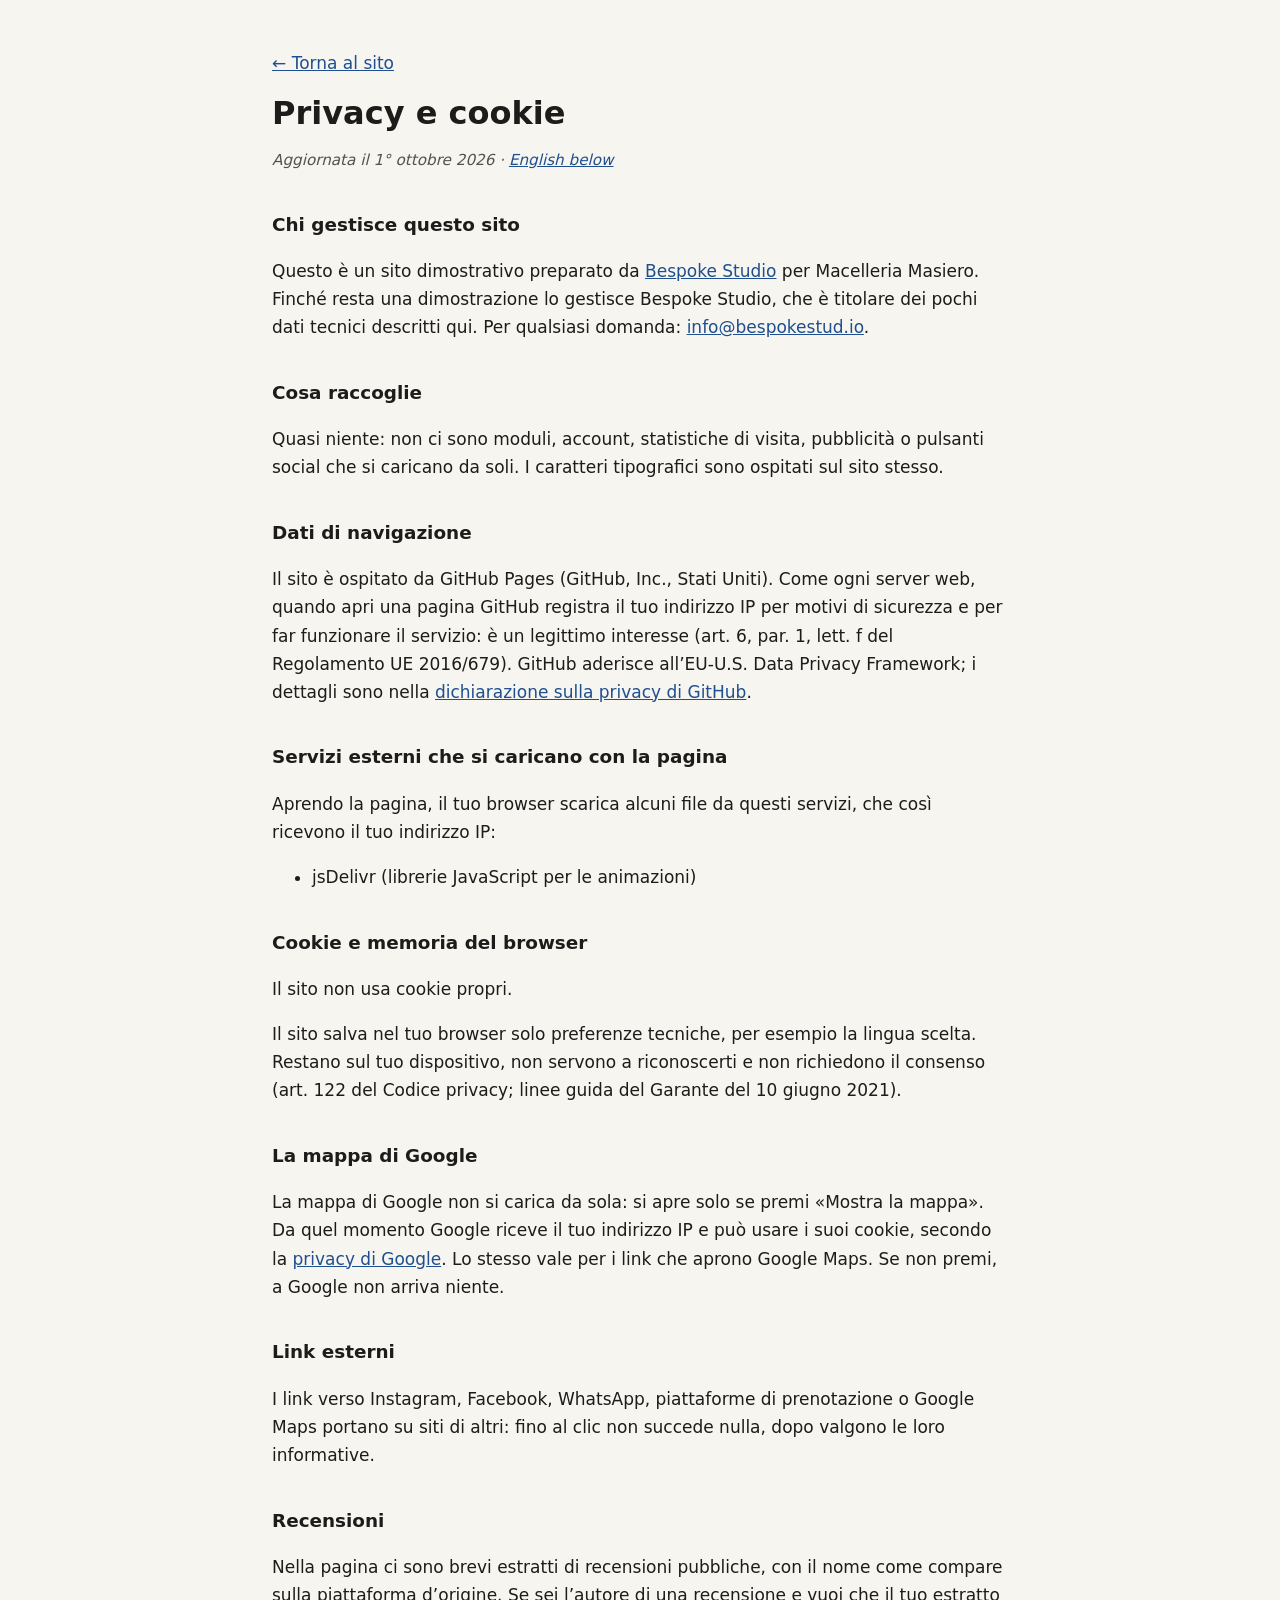
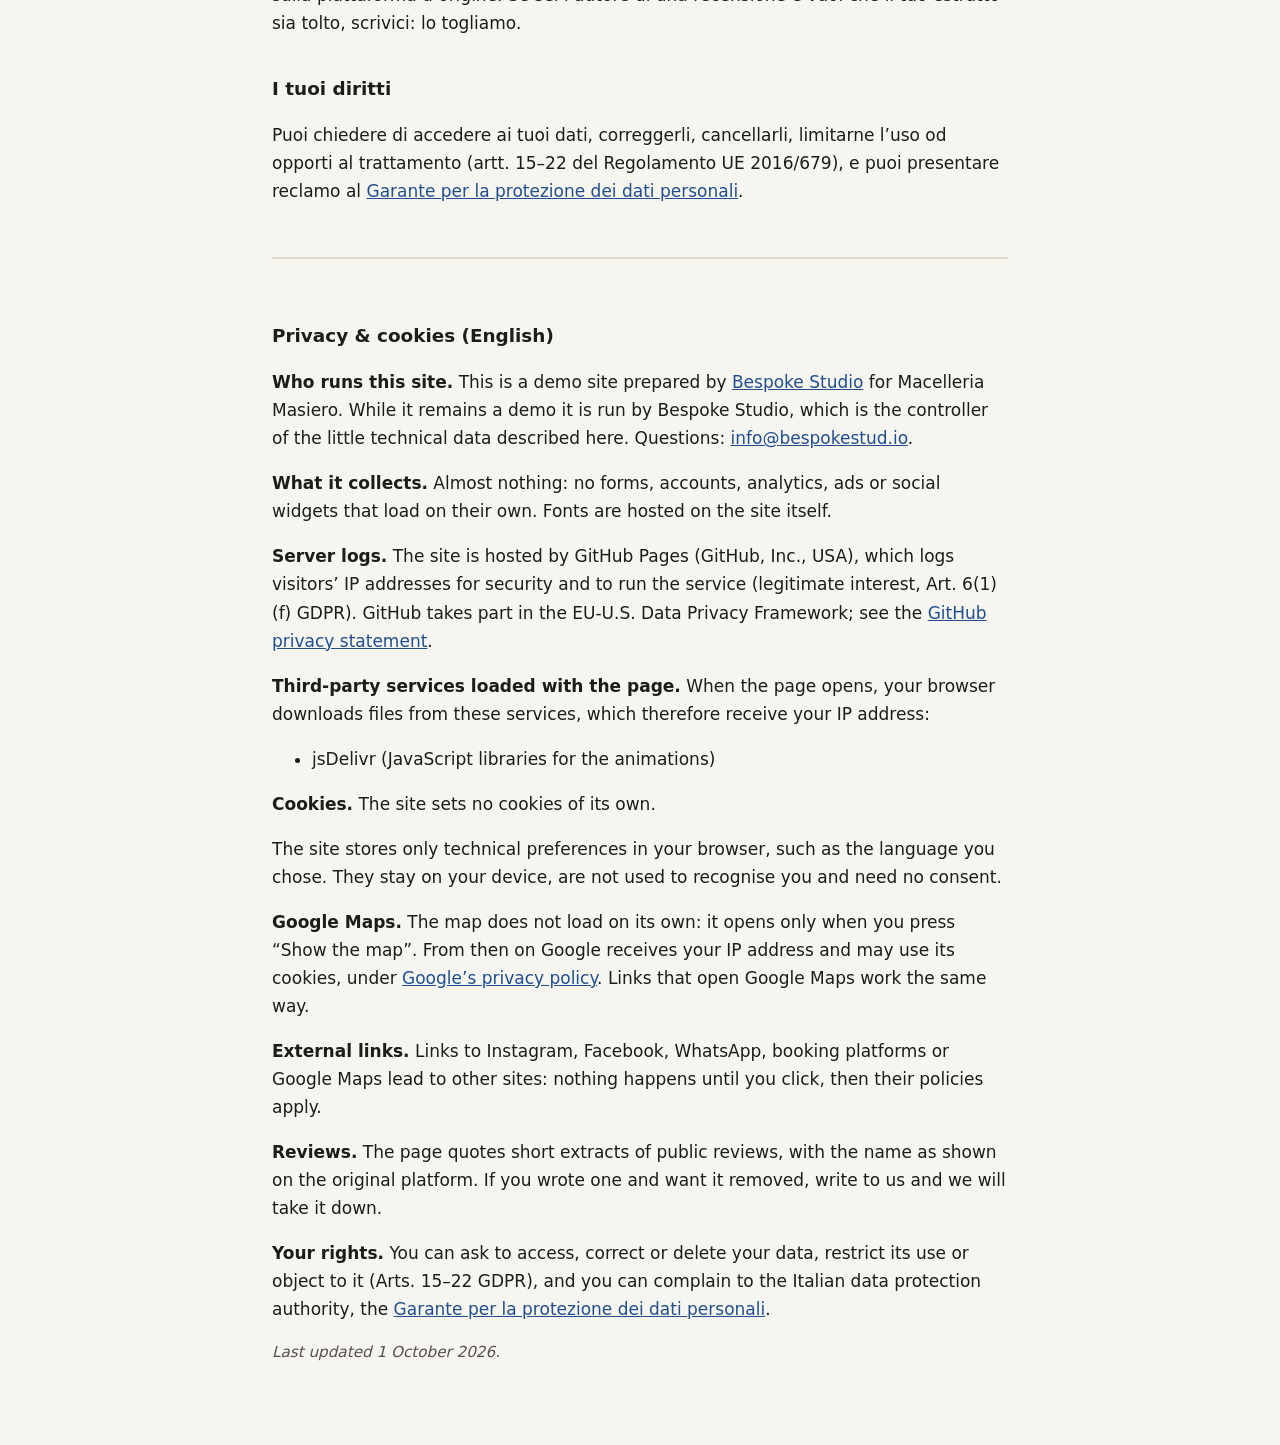
<file: privacy.html>
<!DOCTYPE html>
<html lang="it">
<head>
  <meta charset="UTF-8">
  <meta name="viewport" content="width=device-width, initial-scale=1.0">
  <meta name="robots" content="noindex">
  <title>Privacy e cookie · Macelleria Masiero</title>
  <meta name="description" content="Informativa privacy e cookie del sito Macelleria Masiero.">
  <style>
    body { margin: 0; background: #f7f5f0; color: #1d1c1a; font: 17px/1.65 system-ui, -apple-system, "Segoe UI", Roboto, sans-serif; }
    main { max-width: 46rem; margin: 0 auto; padding: 32px 20px 64px; }
    h1 { font-size: 2rem; line-height: 1.2; margin: 0.4em 0 0.2em; }
    h2 { font-size: 1.15rem; margin: 2em 0 0.4em; }
    a { color: #1f4f8f; }
    .data { color: #55524c; font-style: italic; font-size: 0.95rem; }
    .en { margin-top: 3em; padding-top: 1.5em; border-top: 2px solid #ddd8cc; }
    code { font-size: 0.9em; background: #ebe7dc; padding: 0 4px; border-radius: 3px; }
  </style>
</head>
<body>
<main>
  <p><a href="index.html">← Torna al sito</a></p>
  <h1>Privacy e cookie</h1>
  <p class="data">Aggiornata il 1° ottobre 2026 · <a href="#english" lang="en">English below</a></p>
  <h2>Chi gestisce questo sito</h2>
  <p>Questo è un sito dimostrativo preparato da <a href="https://bespokestud.io" rel="noopener">Bespoke Studio</a> per Macelleria Masiero. Finché resta una dimostrazione lo gestisce Bespoke Studio, che è titolare dei pochi dati tecnici descritti qui. Per qualsiasi domanda: <a href="mailto:info@bespokestud.io">info@bespokestud.io</a>.</p>
  <h2>Cosa raccoglie</h2>
  <p>Quasi niente: non ci sono moduli, account, statistiche di visita, pubblicità o pulsanti social che si caricano da soli. I caratteri tipografici sono ospitati sul sito stesso.</p>
  <h2>Dati di navigazione</h2>
  <p>Il sito è ospitato da GitHub Pages (GitHub, Inc., Stati Uniti). Come ogni server web, quando apri una pagina GitHub registra il tuo indirizzo IP per motivi di sicurezza e per far funzionare il servizio: è un legittimo interesse (art. 6, par. 1, lett. f del Regolamento UE 2016/679). GitHub aderisce all’EU-U.S. Data Privacy Framework; i dettagli sono nella <a href="https://docs.github.com/site-policy/privacy-policies/github-general-privacy-statement" rel="noopener">dichiarazione sulla privacy di GitHub</a>.</p>
  <h2>Servizi esterni che si caricano con la pagina</h2>
  <p>Aprendo la pagina, il tuo browser scarica alcuni file da questi servizi, che così ricevono il tuo indirizzo IP:</p>
  <ul><li>jsDelivr (librerie JavaScript per le animazioni)</li></ul>
  <h2>Cookie e memoria del browser</h2>
  <p>Il sito non usa cookie propri.</p>
  <p>Il sito salva nel tuo browser solo preferenze tecniche, per esempio la lingua scelta. Restano sul tuo dispositivo, non servono a riconoscerti e non richiedono il consenso (art. 122 del Codice privacy; linee guida del Garante del 10 giugno 2021).</p>
  <h2>La mappa di Google</h2>
  <p>La mappa di Google non si carica da sola: si apre solo se premi «Mostra la mappa». Da quel momento Google riceve il tuo indirizzo IP e può usare i suoi cookie, secondo la <a href="https://policies.google.com/privacy?hl=it" rel="noopener">privacy di Google</a>. Lo stesso vale per i link che aprono Google Maps. Se non premi, a Google non arriva niente.</p>
  <h2>Link esterni</h2>
  <p>I link verso Instagram, Facebook, WhatsApp, piattaforme di prenotazione o Google Maps portano su siti di altri: fino al clic non succede nulla, dopo valgono le loro informative.</p>
  <h2>Recensioni</h2>
  <p>Nella pagina ci sono brevi estratti di recensioni pubbliche, con il nome come compare sulla piattaforma d’origine. Se sei l’autore di una recensione e vuoi che il tuo estratto sia tolto, scrivici: lo togliamo.</p>
  <h2>I tuoi diritti</h2>
  <p>Puoi chiedere di accedere ai tuoi dati, correggerli, cancellarli, limitarne l’uso od opporti al trattamento (artt. 15–22 del Regolamento UE 2016/679), e puoi presentare reclamo al <a href="https://www.garanteprivacy.it" rel="noopener">Garante per la protezione dei dati personali</a>.</p>
  <div class="en" id="english" lang="en">
    <h2>Privacy &amp; cookies (English)</h2>
    <p><strong>Who runs this site.</strong> This is a demo site prepared by <a href="https://bespokestud.io" rel="noopener">Bespoke Studio</a> for Macelleria Masiero. While it remains a demo it is run by Bespoke Studio, which is the controller of the little technical data described here. Questions: <a href="mailto:info@bespokestud.io">info@bespokestud.io</a>.</p>
    <p><strong>What it collects.</strong> Almost nothing: no forms, accounts, analytics, ads or social widgets that load on their own. Fonts are hosted on the site itself.</p>
    <p><strong>Server logs.</strong> The site is hosted by GitHub Pages (GitHub, Inc., USA), which logs visitors’ IP addresses for security and to run the service (legitimate interest, Art. 6(1)(f) GDPR). GitHub takes part in the EU-U.S. Data Privacy Framework; see the <a href="https://docs.github.com/site-policy/privacy-policies/github-general-privacy-statement" rel="noopener">GitHub privacy statement</a>.</p>
    <p><strong>Third-party services loaded with the page.</strong> When the page opens, your browser downloads files from these services, which therefore receive your IP address:</p><ul><li>jsDelivr (JavaScript libraries for the animations)</li></ul>
    <p><strong>Cookies.</strong> The site sets no cookies of its own.</p>
    <p>The site stores only technical preferences in your browser, such as the language you chose. They stay on your device, are not used to recognise you and need no consent.</p>
    <p><strong>Google Maps.</strong> The map does not load on its own: it opens only when you press “Show the map”. From then on Google receives your IP address and may use its cookies, under <a href="https://policies.google.com/privacy?hl=en" rel="noopener">Google’s privacy policy</a>. Links that open Google Maps work the same way.</p>
    <p><strong>External links.</strong> Links to Instagram, Facebook, WhatsApp, booking platforms or Google Maps lead to other sites: nothing happens until you click, then their policies apply.</p>
    <p><strong>Reviews.</strong> The page quotes short extracts of public reviews, with the name as shown on the original platform. If you wrote one and want it removed, write to us and we will take it down.</p>
    <p><strong>Your rights.</strong> You can ask to access, correct or delete your data, restrict its use or object to it (Arts. 15–22 GDPR), and you can complain to the Italian data protection authority, the <a href="https://www.garanteprivacy.it" rel="noopener">Garante per la protezione dei dati personali</a>.</p>
    <p class="data">Last updated 1 October 2026.</p>
  </div>
</main>
</body>
</html>
</file>
